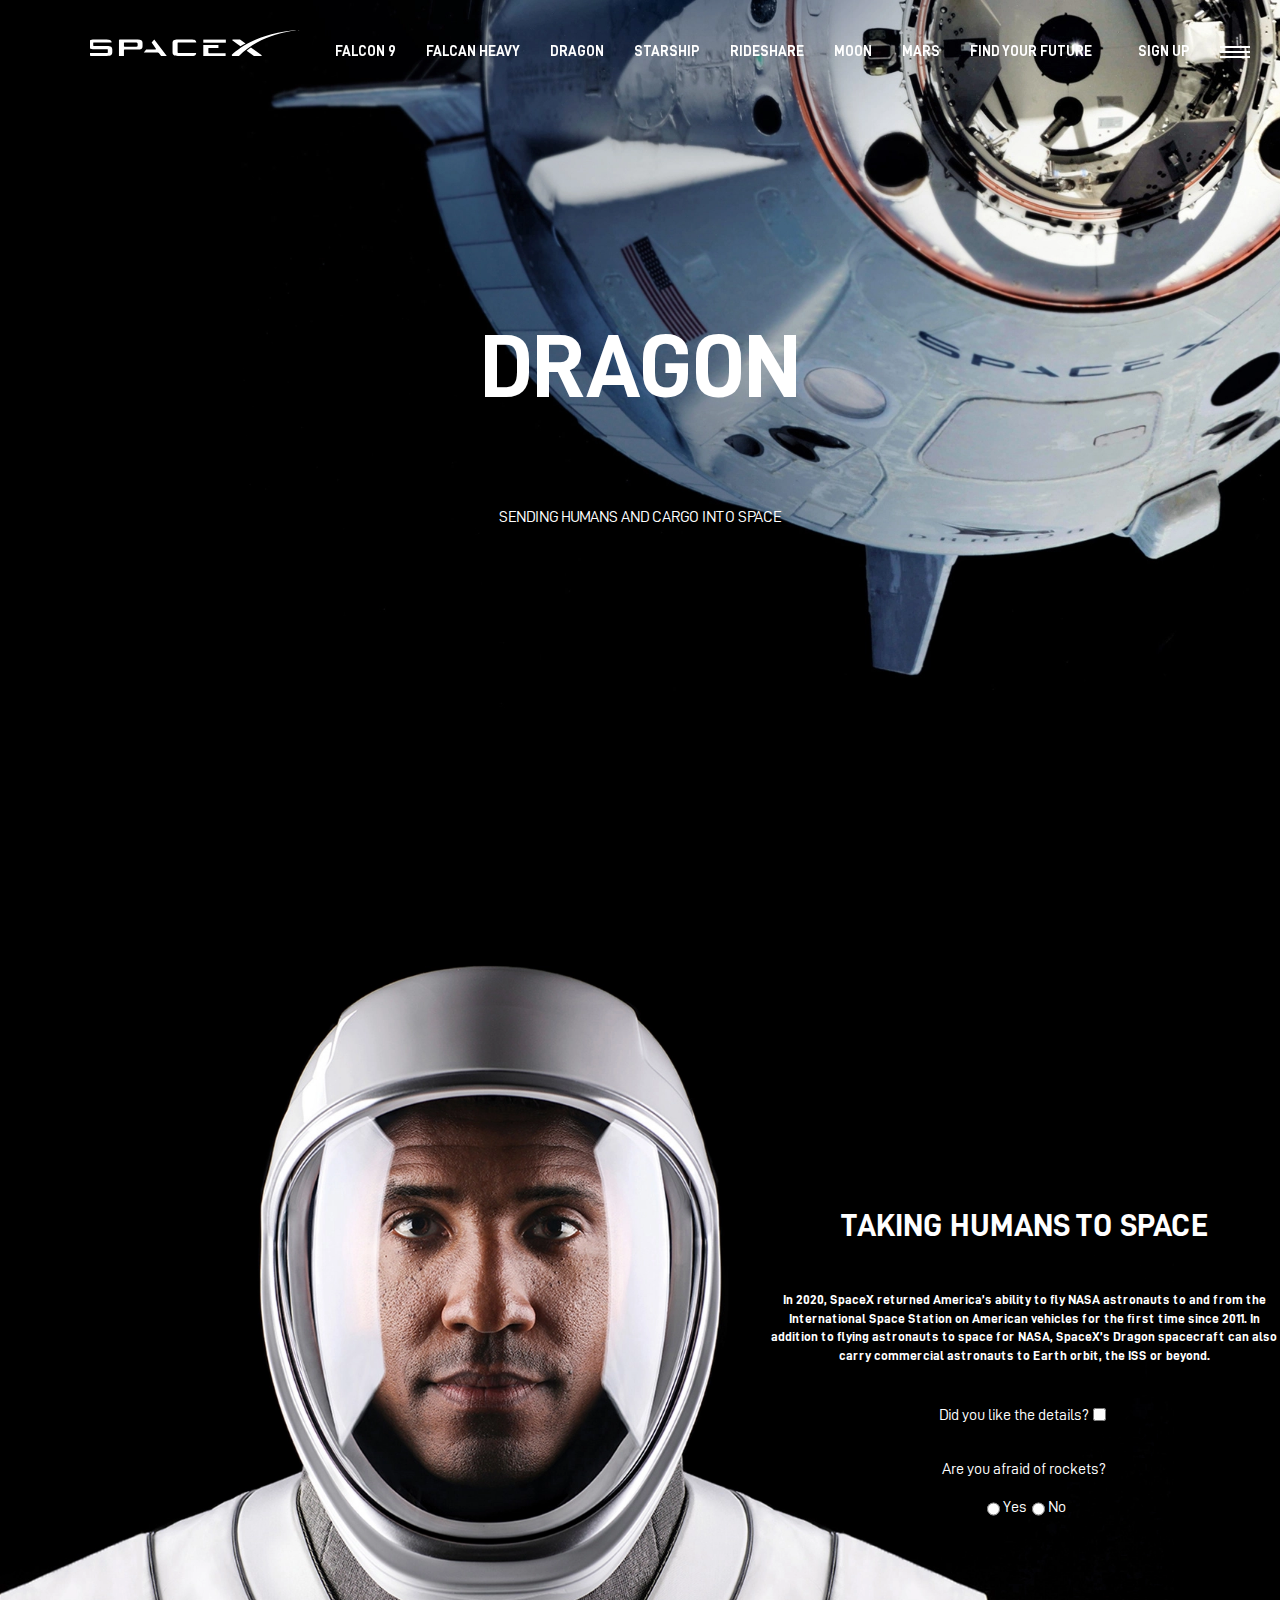
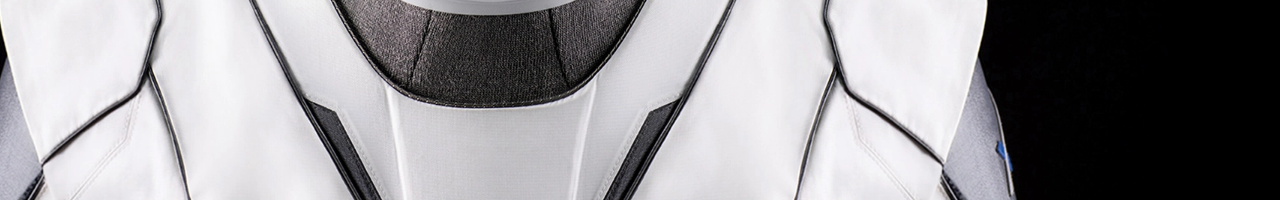
<file: dragon.html>
<!DOCTYPE html>
<html lang="en">

<head>
    <meta charset="UTF-8">
    <meta http-equiv="X-UA-Compatible" content="IE=edge">
    <meta name="viewport" content="width=device-width, initial-scale=1.0">
    <link rel="stylesheet" href="css/bootstrap.css">
    <link rel="stylesheet" href="css/dragon/style.css">
    <link rel="stylesheet" href="css/navigation.css">
    <title>Dragon</title>
</head>

<body>
    <div>
        <navigation id="demo"></navigation>
        <div class="title">
            <h1>DRAGON</h1>
            <p>SENDING HUMANS AND CARGO INTO SPACE</p>

        </div>
        <div class="detail-container">
            <div class="detail">
                <div class="takryp">
                    <h1>TAKING HUMANS TO SPACE</h1>
                </div>
                <div class="matin">
                    <h5>In 2020, SpaceX returned America’s ability to fly NASA astronauts to and from the International
                        Space Station on American vehicles for the first time since 2011.
                        In addition to flying astronauts to space for NASA, SpaceX’s Dragon spacecraft can also carry
                        commercial astronauts to Earth orbit, the ISS or beyond.</h5>
                </div>
                <div class="surak">
                    <p>Did you like the details?</p>
                    <input type="checkbox">
                </div>
                <div class="surak2">
                    <div>
                        <p> Are you afraid of rockets?</p>
                    </div>
                    <div class="radio1">
                        <input type="radio" id="contactChoice1" name="contact" value="email">
                        <label for="contactChoice1">Yes</label>
    
                        <input type="radio" id="contactChoice2" name="contact" value="phone">
                        <label for="contactChoice2">No</label>
                    </div>
                </div>
            </div>
        </div>
        
    </div>
    <script src="javascript/vue.js"></script>
    <script src="javascript/navigation.js"></script>
</body>
</file>
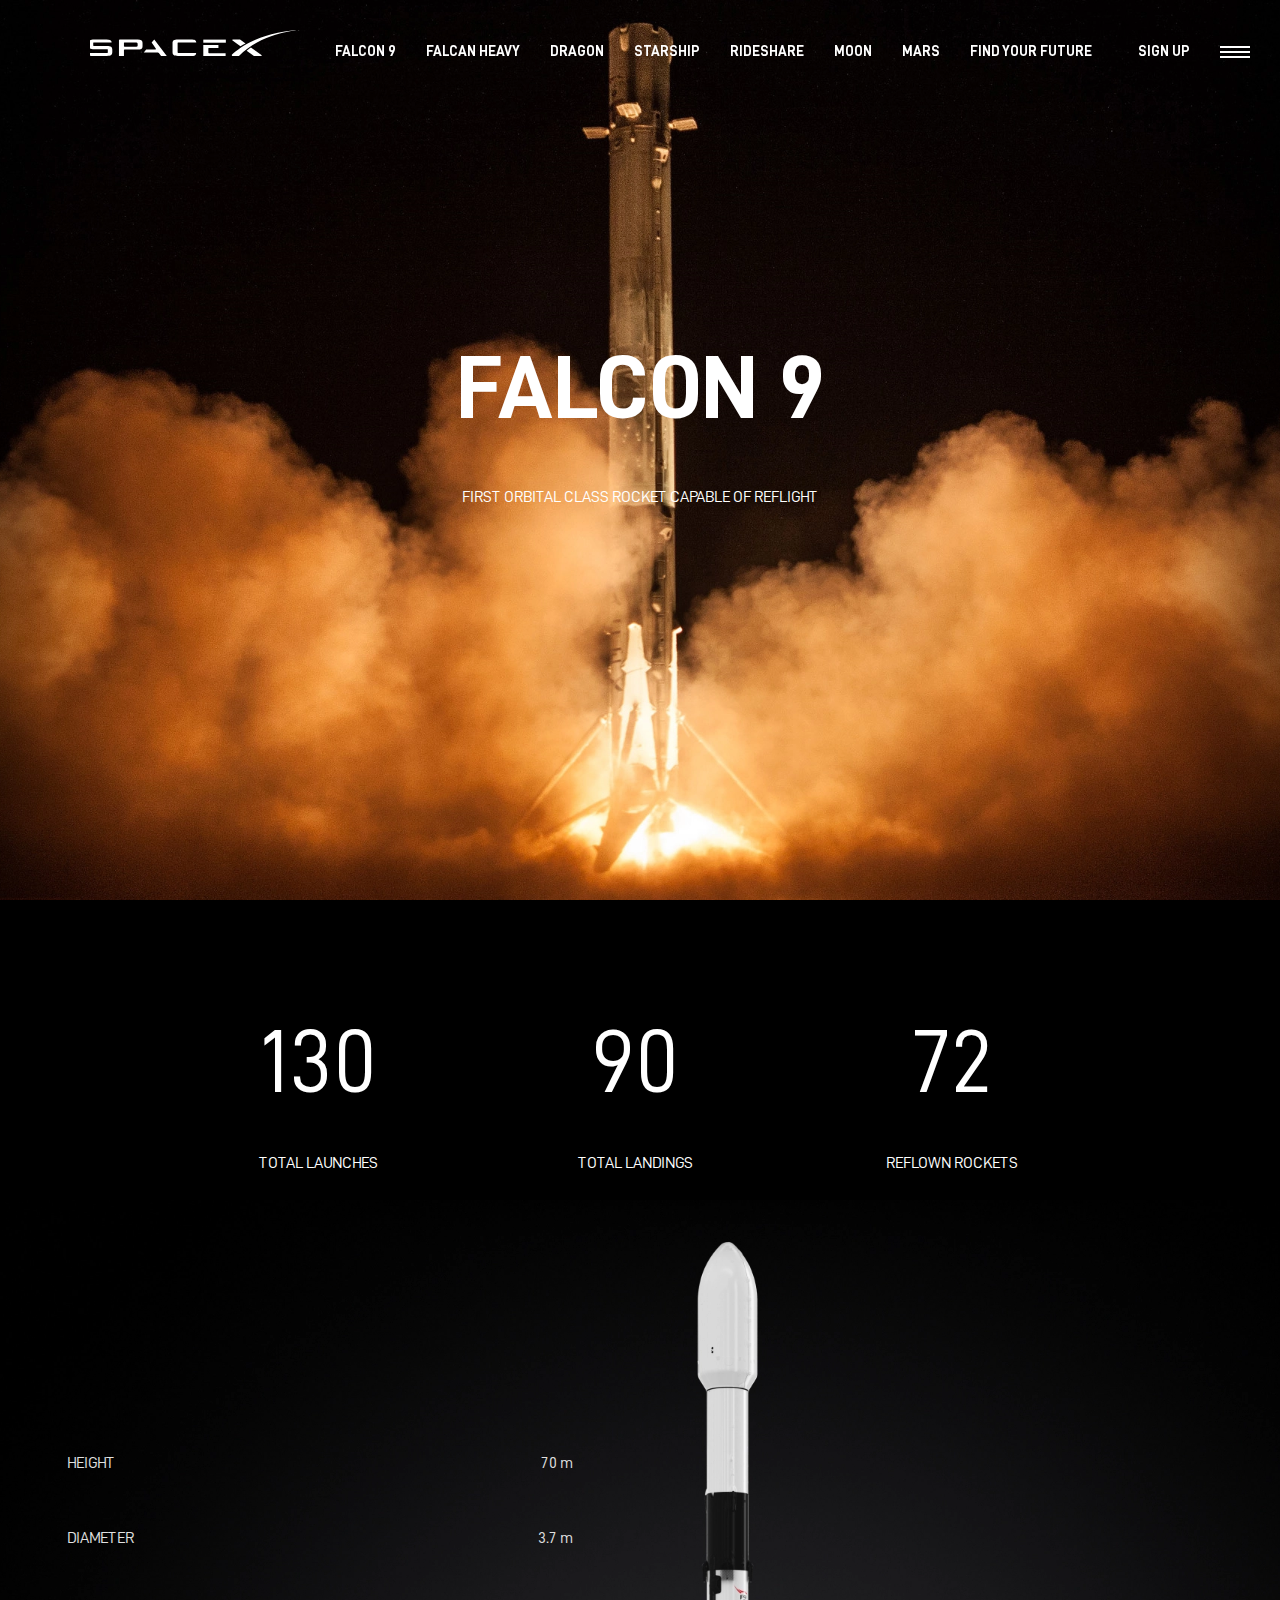
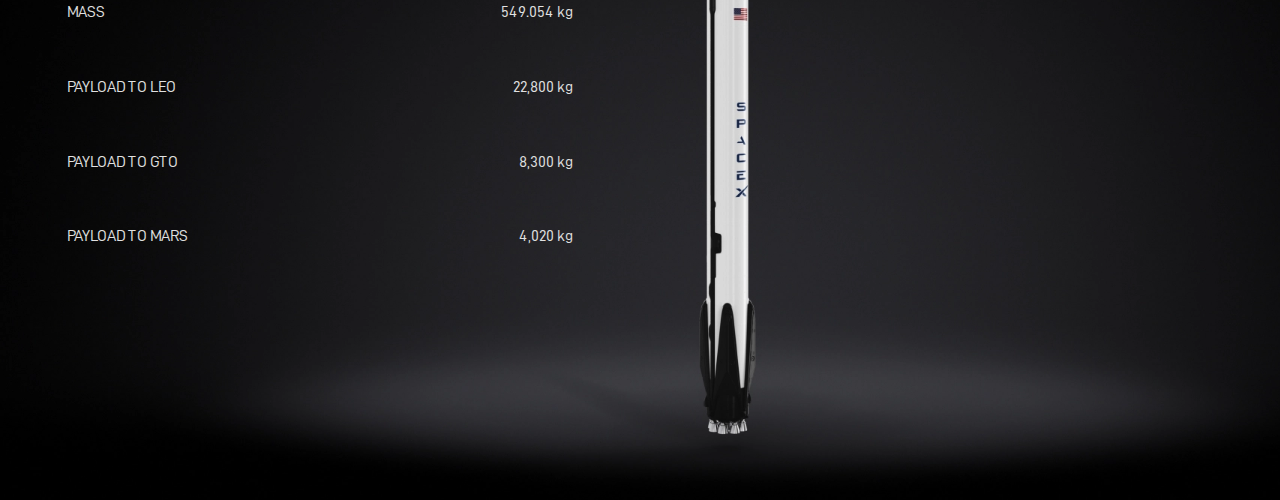
<file: falcon9.html>
<!DOCTYPE html>
<html lang="en">

<head>
    <meta charset="UTF-8">
    <meta http-equiv="X-UA-Compatible" content="IE=edge">
    <meta name="viewport" content="width=device-width, initial-scale=1.0">
    <link rel="stylesheet" href="css/bootstrap.css">
    <link rel="stylesheet" href="css/folcon9/style.css">
    <link rel="stylesheet" href="css/navigation.css">
    <script src="javascript/vue.js"></script>
    <title>Falcon9</title>
</head>

<body>
    <div class="main-content">
        <navigation id="demo"></navigation>
        <div class="title">
            <h1>FALCON 9</h1>
            <p>FIRST ORBITAL CLASS ROCKET CAPABLE OF REFLIGHT</p>
        </div>

        <div class="detail-container">
            <div class="numbers">
                <div class="number">
                    <p>130</p>
                    <p class="number-desc">TOTAL LAUNCHES</p>
                </div>
                <div class="number">
                    <p>90</p>
                    <p class="number-desc">TOTAL LANDINGS</p>
                </div>
                <div class="number">
                    <p>72</p>   
                    <p  class="number-desc">REFLOWN ROCKETS</p>
                </div>
            </div>
            <div class="detail">
                <div class="table d-info">
                    <table>
                        <tr>
                            <td>HEIGHT</td>
                            <td class="right-align" class="right-align">70 m</td>
                        </tr>
                        <tr>
                            <td>DIAMETER</td>
                            <td class="right-align">3.7 m</td>
                        </tr>   
                        <tr>
                            <td>MASS</td>
                            <td class="right-align">549.054 kg</td>
                        </tr>
                        <tr>
                            <td>PAYLOAD TO LEO</td>
                            <td class="right-align">22,800 kg</td>
                        </tr>
                        <tr>
                            <td>PAYLOAD TO GTO</td>
                            <td class="right-align">8,300 kg</td>
                        </tr>
                        <tr>
                            <td>PAYLOAD TO MARS</td>
                            <td class="right-align">4,020 kg</td>
                        </tr>
                    </table>
                </div>
                <div class="empty col-sm-none">

                </div>
            </div>
        </div>

        <div class="engine-container">

        </div>
    </div>
    <script src="javascript/navigation.js"></script>
</body>

</html>
</file>
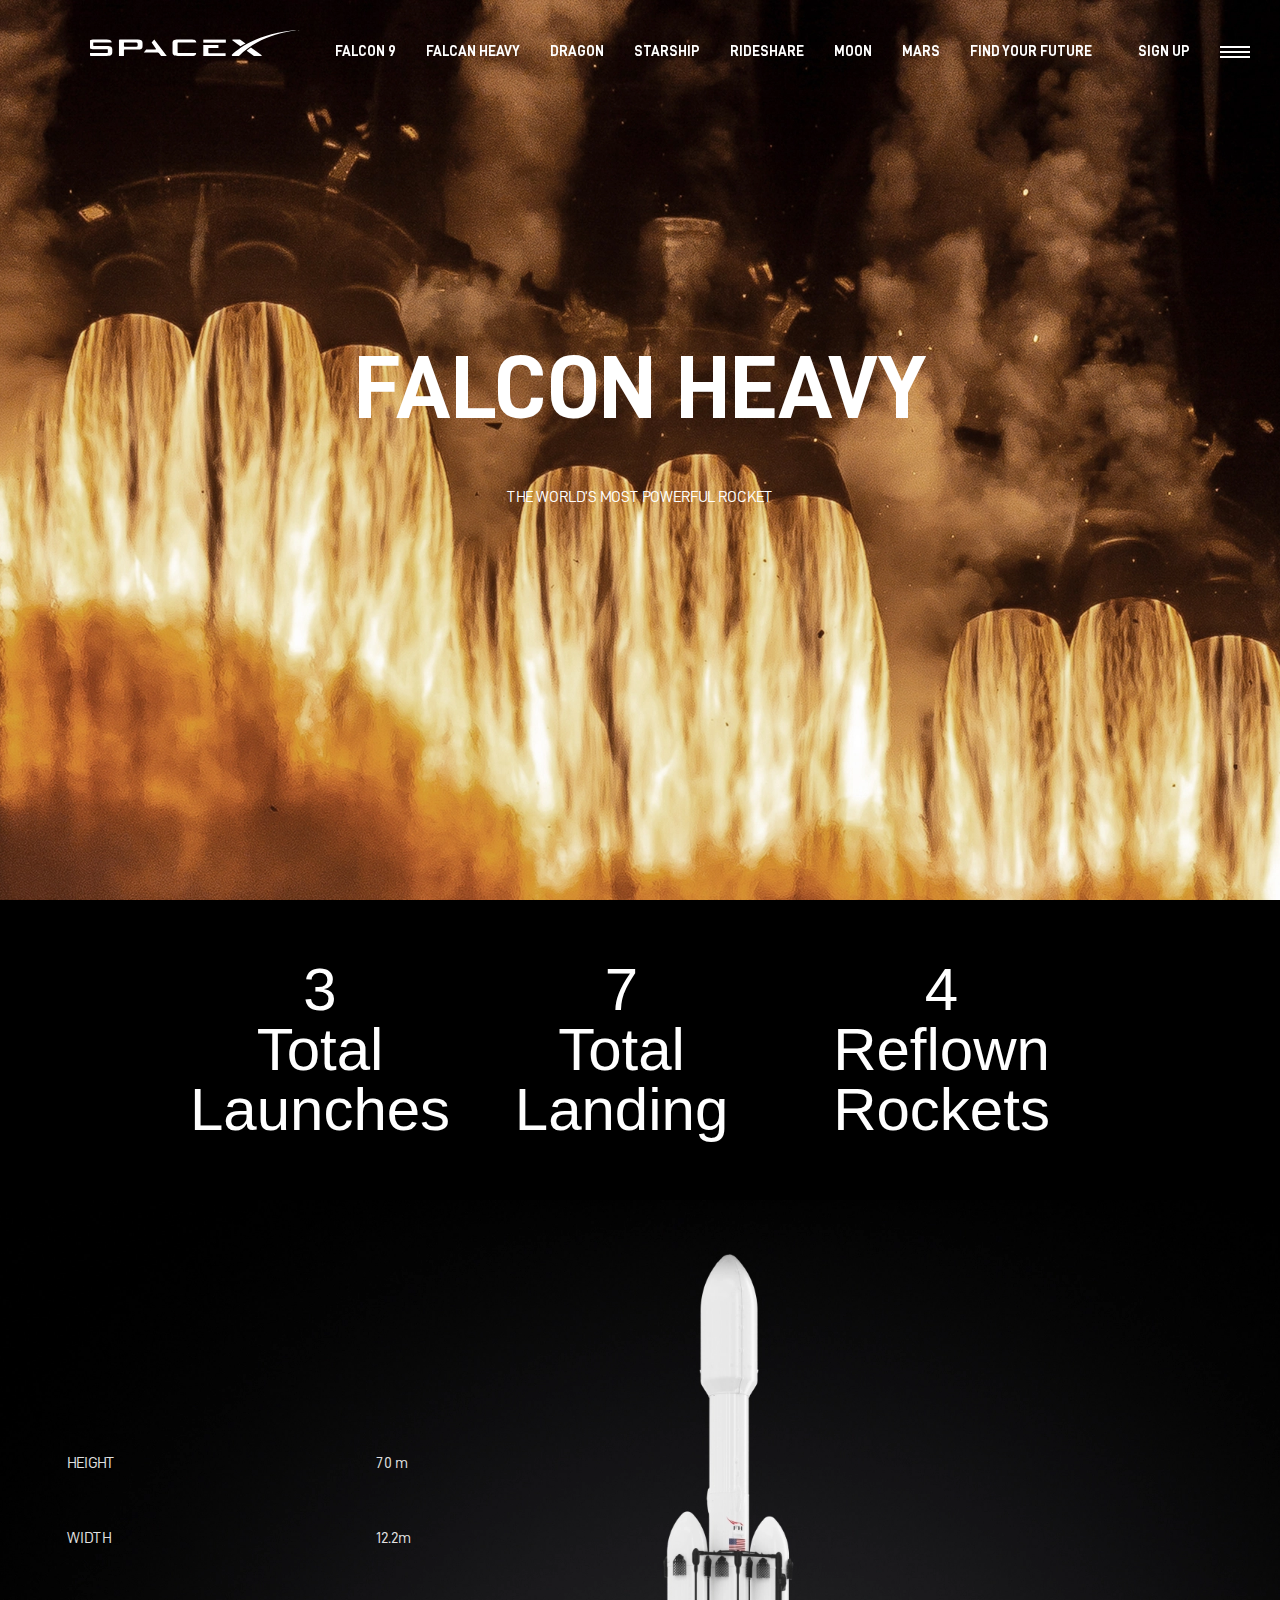
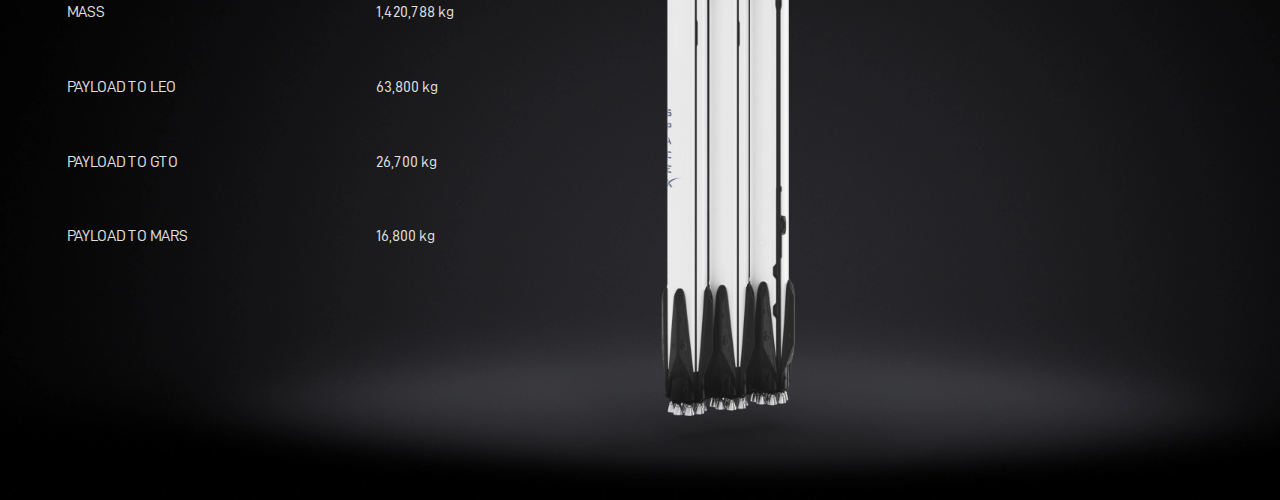
<file: falconheavy.html>
<!DOCTYPE html>
<html lang="en">

<head>
    <meta charset="UTF-8">
    <meta http-equiv="X-UA-Compatible" content="IE=edge">
    <meta name="viewport" content="width=device-width, initial-scale=1.0">
    <link rel="stylesheet" href="css/bootstrap.css">
    <link rel="stylesheet" href="css/falconheavy/style.css">
    <link rel="stylesheet" href="css/navigation.css">
    <title>FalconHeavy</title>
    </head>
    <body>
        <div class="main-content">
            <navigation id="demo"></navigation>
            <div class="title">
                <h1>FALCON HEAVY</h1>
                <p>THE WORLD’S MOST POWERFUL ROCKET</p>
            </div>
    
            <div class="detail-container">
                <div class="numbers">
                   <div id="state1" class="sandar">
                       <div class="number" style="visibility: inherit; opacity: 1;" >3</div>
                       <div class="label" style="visibility: inherit; opacity: 1;">Total Launches</div>

                       
                   </div>
                   <div id="state2" class="sandar">
                    <div class="number" style="visibility: inherit; opacity: 1;" >7</div>
                    <div class="label" style="visibility: inherit; opacity: 1;">Total Landing</div>

                    
                </div>
                <div id="state3" class="sandar">
                    <div class="number" style="visibility: inherit; opacity: 1;" >4</div>
                    <div class="label" style="visibility: inherit; opacity: 1;">Reflown Rockets</div>

                    
                </div>

                </div>
                <div class="detail">
                    <div class="table d-info">
                        <table>
                            <tr>
                                <td>HEIGHT</td>
                                <td class="left-alight">70 m</td>
                            </tr>
                            <tr>
                                <td>WIDTH</td>
                                <td>12.2m</td>
                            </tr>   
                            <tr>
                                <td>MASS</td>
                                <td>1,420,788 kg</td>
                            </tr>
                            <tr>
                                <td>PAYLOAD TO LEO</td>
                                <td>63,800 kg</td>
                            </tr>
                            <tr>
                                <td>PAYLOAD TO GTO</td>
                                <td>26,700 kg</td>
                            </tr>
                            <tr>
                                <td>PAYLOAD TO MARS</td>
                                <td>16,800 kg</td>
                            </tr>
                        </table>
                    </div>
                    <div class="empty col-sm-none">
    
                    </div>
                </div>
            </div>
    
            <div class="engine-container">
    
            </div>
        </div>
        <script src="javascript/vue.js"></script>
        <script src="javascript/navigation.js"></script>
    </body>
</file>
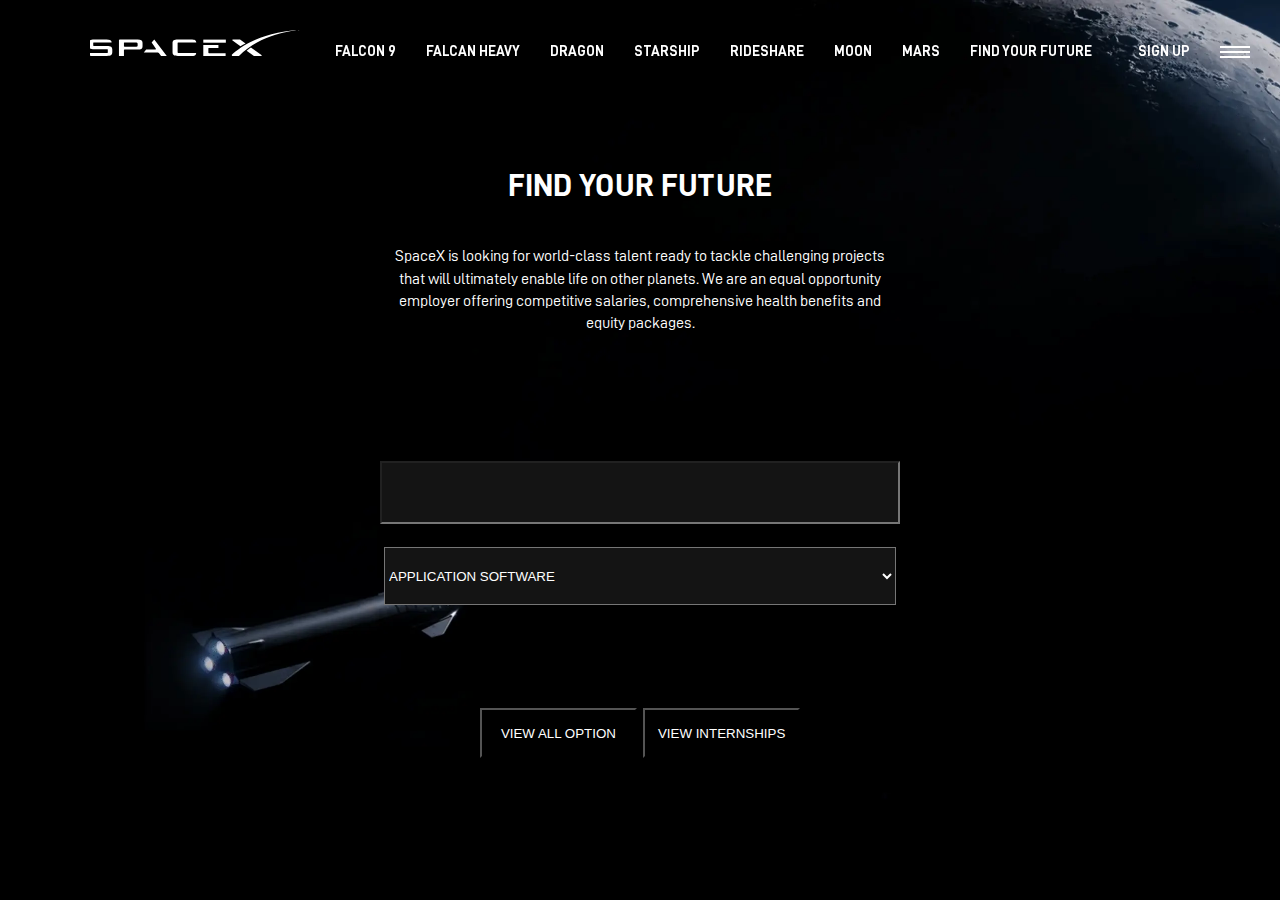
<file: fyf.html>
<!DOCTYPE html>
<html lang="en">

<head>
    <meta charset="UTF-8">
    <meta http-equiv="X-UA-Compatible" content="IE=edge">
    <meta name="viewport" content="width=device-width, initial-scale=1.0">
    <link rel="stylesheet" href="css/bootstrap.css">
    <link rel="stylesheet" href="css/navigation.css">
    <link rel="stylesheet" href="css/findfuture/style.css">
    <script src="javascript/vue.js"></script>
    <title>Document</title>
</head>

<body>
    <navigation id="demo"></navigation>
    <div class="main">
        <div class="container">
            <div class="title">
                <h1>FIND YOUR FUTURE</h1>
                <p>
                    SpaceX is looking for world-class talent
                    ready to tackle challenging projects that will ultimately enable life on other planets.
                    We are an equal opportunity employer offering competitive salaries,
                    comprehensive health benefits and equity packages.
                </p>
            </div>

            <div class="search-bar">
                <input type="text" hint="SEARCH CAREERS">
                <select name="careers">
                    <option name="app_soft">APPLICATION SOFTWARE</option>
                    <option name="avionics">AVIONICS</option>
                    <option name="" b_flight>BUILD AND FLIGHT RELIABILITY</option>
                    <option name="launch_e">LAUNCH ENGENEERING</option>
                    <option name="machine_op">MACHINEING OPERATIONS</option>
                </select>
            </div>

            <div class="btn-bar">
                <button>VIEW ALL OPTION</button>
                <button>VIEW INTERNSHIPS</button>
            </div>
        </div>
    </div>
    <script src="javascript/navigation.js"></script>
</body>

</html>
</file>
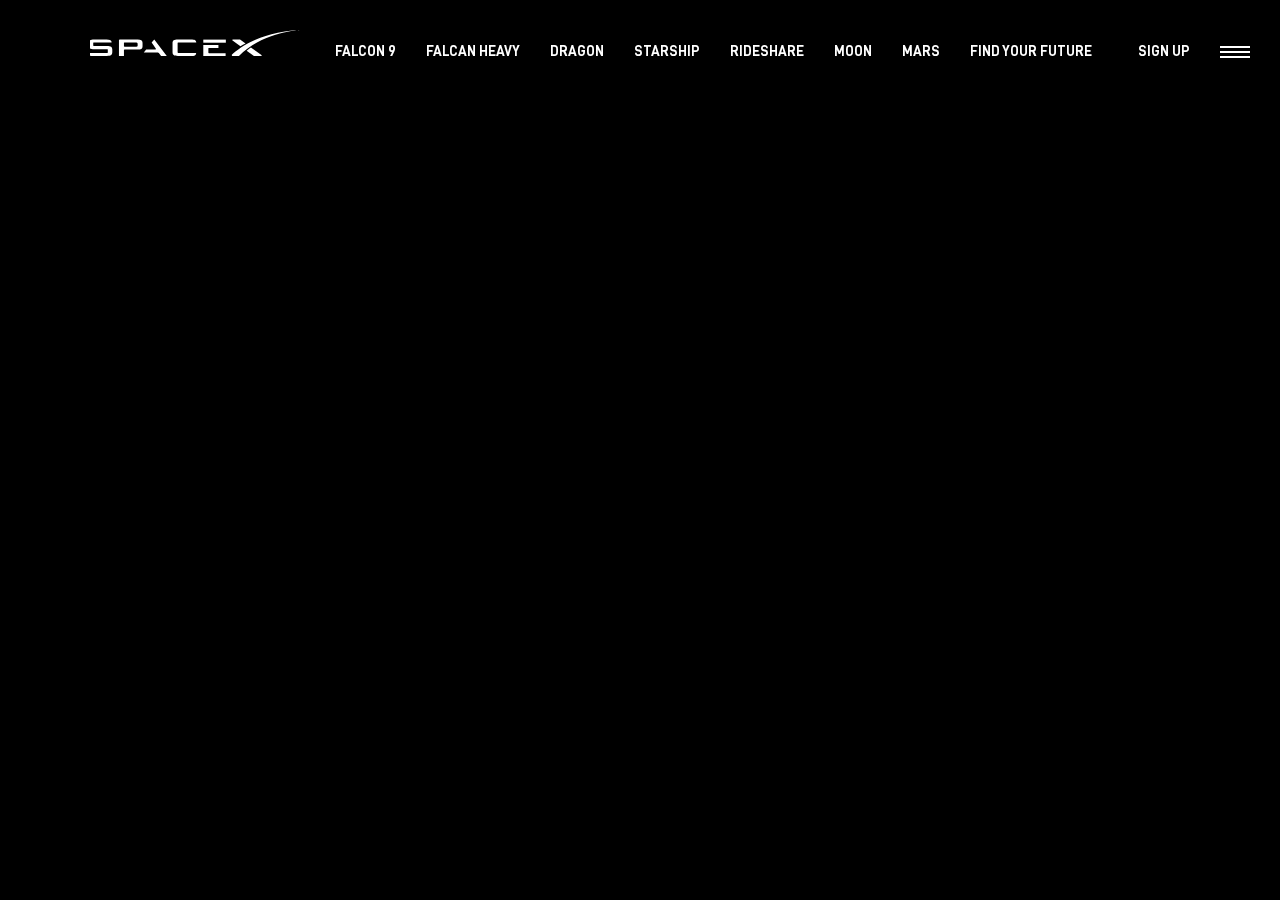
<file: navigation.html>
<!DOCTYPE html>
<html lang="en">
<head>
    <meta charset="UTF-8">
    <meta http-equiv="X-UA-Compatible" content="IE=edge">
    <meta name="viewport" content="width=device-width, initial-scale=1.0">
    <title>Document</title>
    <link rel="stylesheet" href="css/navigation.css">
</head>
<body>
    <div id="demo">
        <navigation></navigation>
    </div>
    <script src="javascript/vue.js"></script>
    <script src="javascript/navigation.js"></script>
</body>
</html>
</file>
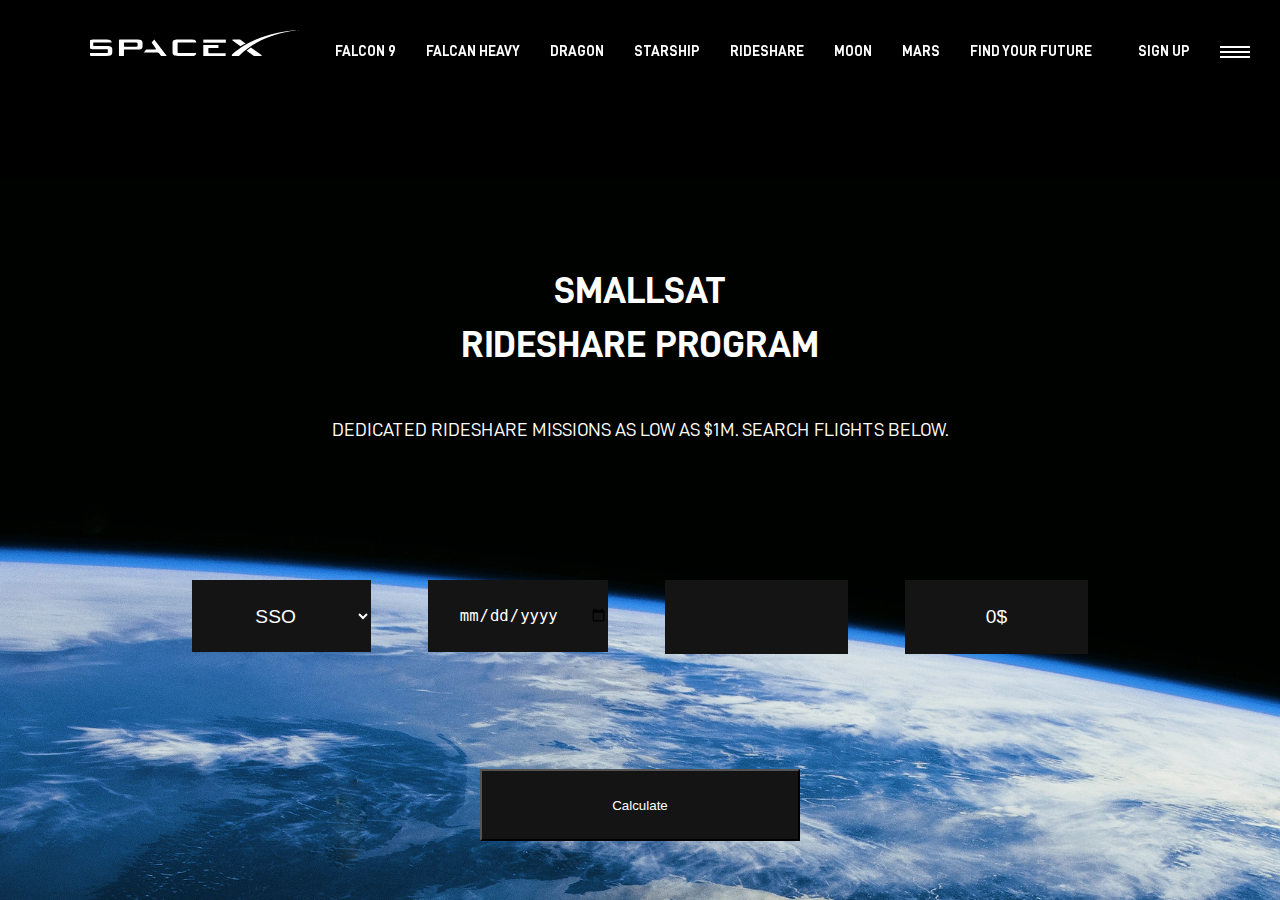
<file: rideshare.html>
<!DOCTYPE html>
<html lang="en">

<head>
    <meta charset="UTF-8">
    <meta http-equiv="X-UA-Compatible" content="IE=edge">
    <meta name="viewport" content="width=device-width, initial-scale=1.0">
    <link rel="stylesheet" href="css/navigation.css">
    <link rel="stylesheet" href="css/rideshare/style.css">
    <script src="javascript/vue.js"></script>
    <title>Ride Share</title>
</head>

<body>
    <div id="main">
        <navigation></navigation>
        <div class="main-content">
            <div class="title">
                <h1>
                    SMALLSAT<br>
                    RIDESHARE PROGRAM
                </h1>
                <p>
                    DEDICATED RIDESHARE MISSIONS AS LOW AS $1M. SEARCH FLIGHTS BELOW.
                </p>
            </div>

            <div class="price-bar">
                <select class="pb-block" name="Who care?">
                    <option value="1">SSO</option>
                    <option value="2">LEO</option>
                    <option value="3">POLAR</option>
                </select>
                <input class="pb-block" type="date" title="DESIRED ORBIT">
                <input class="pb-block" type="number" v-model="mass">
                <input class="pb-block" type="text" v-bind:value="price" readonly="readonly">
            </div>
            <div class="button-bar">
                <button v-on:click="calculate">Calculate</button>
            </div>
        </div>
    </div>
    <script src="javascript/rideshare/main.js"></script>
</body>

</html>
</file>
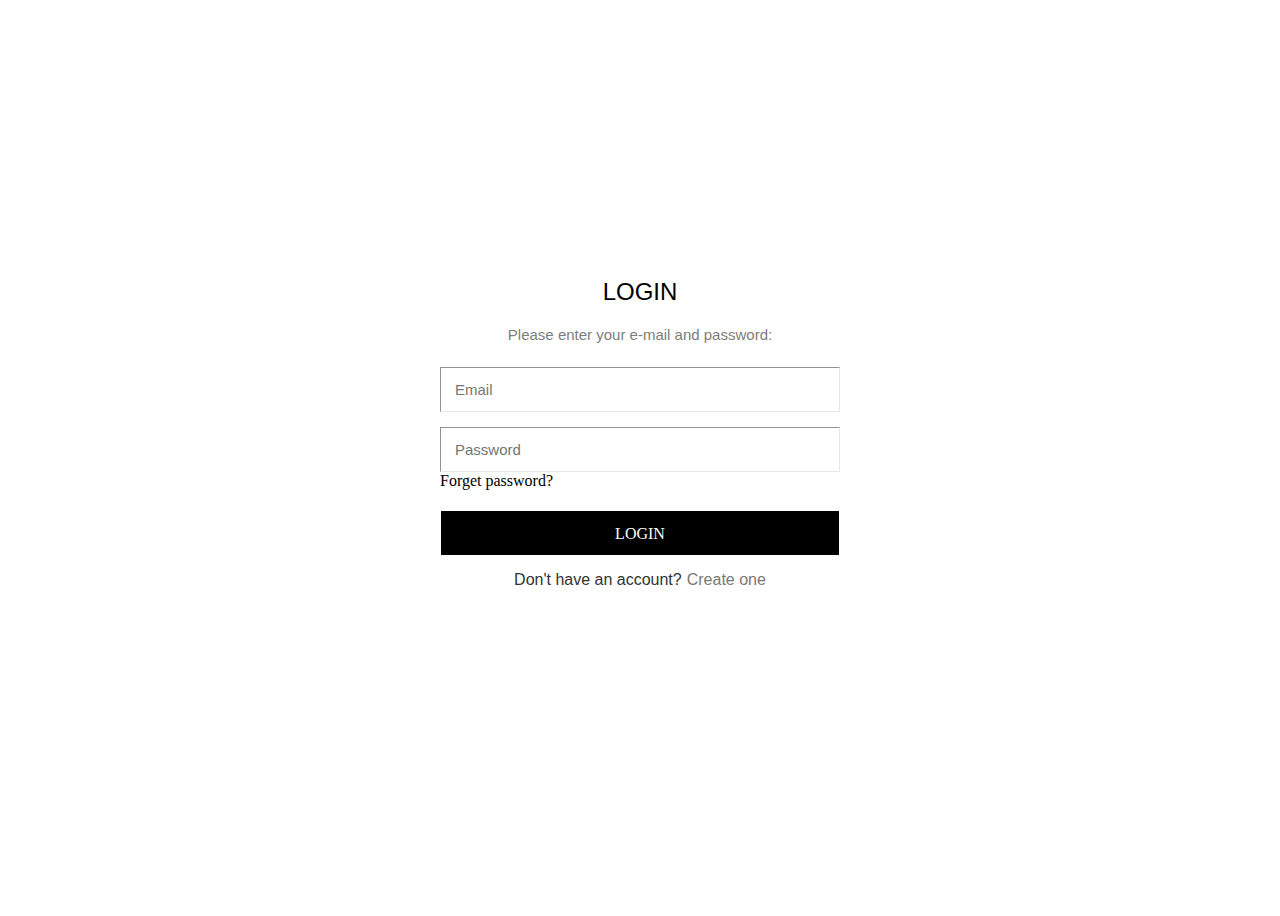
<file: sign_in.html>
<!DOCTYPE html>
<html>
    <head>
        <title>Account - SpaceX</title>
        <link rel="stylesheet" href="css/sign_in/style.css">
    </head>
    <body>
        <main>
            <div id="main">
                <div id="form_header" class="in_main">
                    <div id="login">
                        LOGIN
                    </div>
                    <div id="pl">
                        Please enter your e-mail and password:
                    </div>
                </div>
                <div class="inputs in_main">
                    <input type="text" placeholder="Email">
                </div>
                <div class="inputs in_main">
                    <input type="password" placeholder="Password">
                    <div id="forgetPW">
                        Forget password?
                    </div>
                </div>
                <div class="in_main" id="button">
                    LOGIN
                </div>
                <div id="register">
                    <div id="ask">
                        Don't have an account? 
                    </div>
                    <div id="new1">
                        Create one
                    </div>
                </div>
            </div>
        </main>
    </body>
</html>
</file>
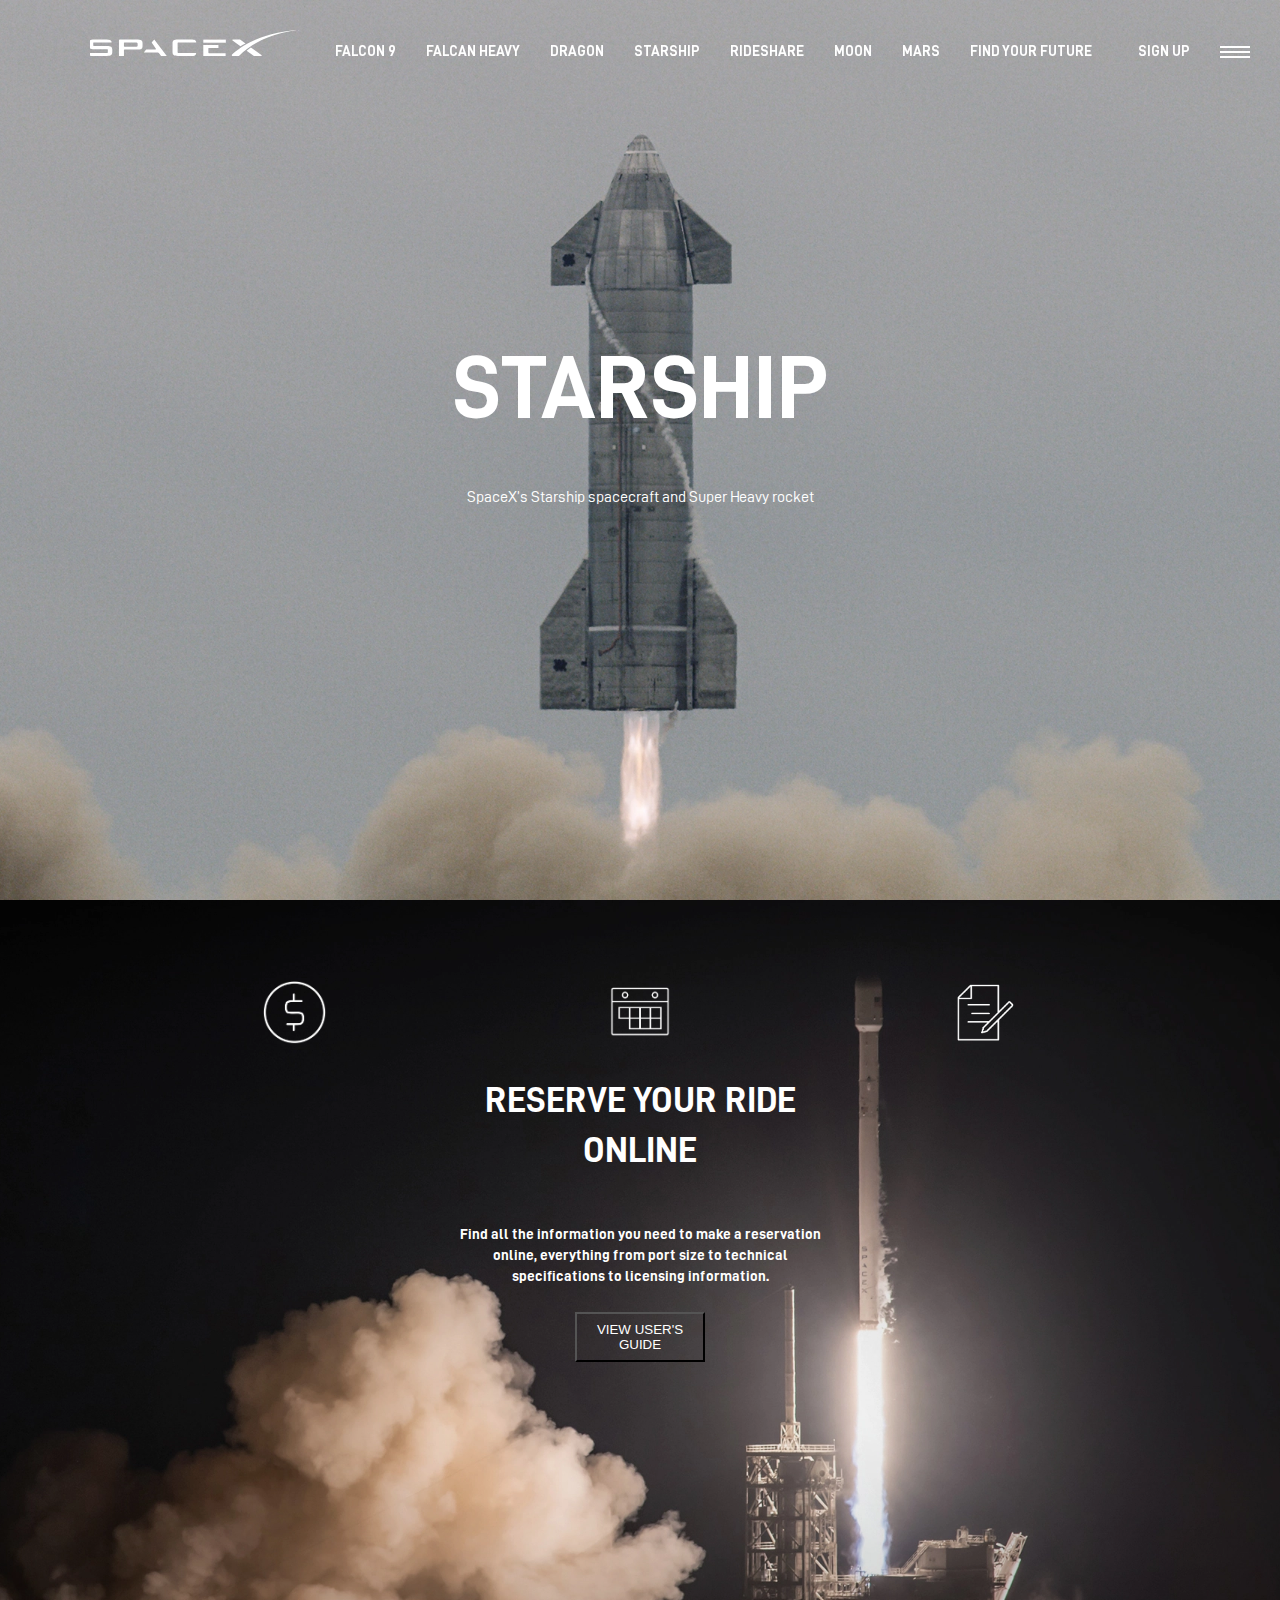
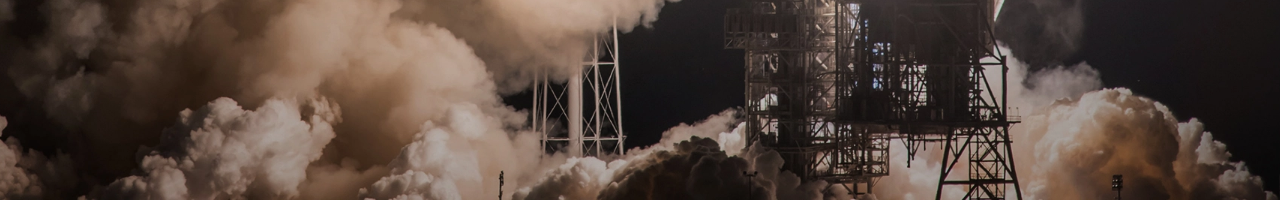
<file: starship.html>
<!DOCTYPE html>
<html lang="en">

<head>
    <meta charset="UTF-8">
    <meta http-equiv="X-UA-Compatible" content="IE=edge">
    <meta name="viewport" content="width=device-width, initial-scale=1.0">
    <link rel="stylesheet" href="css/bootstrap.css">
    <link rel="stylesheet" href="css/starship/style.css">
    <link rel="stylesheet" href="css/navigation.css">
    <title>Starship</title>
</head>

<body>
    <div class="main-content">
        <navigation id="demo"></navigation>
        <div class="title">
            <h1>STARSHIP</h1>
            <p>SpaceX’s Starship spacecraft and Super Heavy rocket</p>
        </div>
        <div class="second">
            <div class="suretter">
                    <div class="suret" ><img src="image/starship/billing_icon.png" alt=""></div>
                  

                    <div class="suret" ><img src="image/starship/calendar_icon.png" alt=""></div>
                  

                    <div class="suret" ><img src="image/starship/contract_icon.png" alt=""></div>
                   

            </div>

            <div class="detail">

                <div class="takryp">
                    <h1>RESERVE YOUR RIDE ONLINE</h1>
                </div>
                <div class="matin">
                    <h5> Find all the information you need to make a reservation online, everything from port size to
                        technical specifications to licensing information.
                    </h5>
                </div>
                <div>
                    <button class="my-btn" type="button">VIEW USER'S GUIDE</button>
                </div>
            </div>

        </div>


    </div>
    <script src="javascript/vue.js"></script>
    <script src="javascript/navigation.js"></script>
</body>
</file>
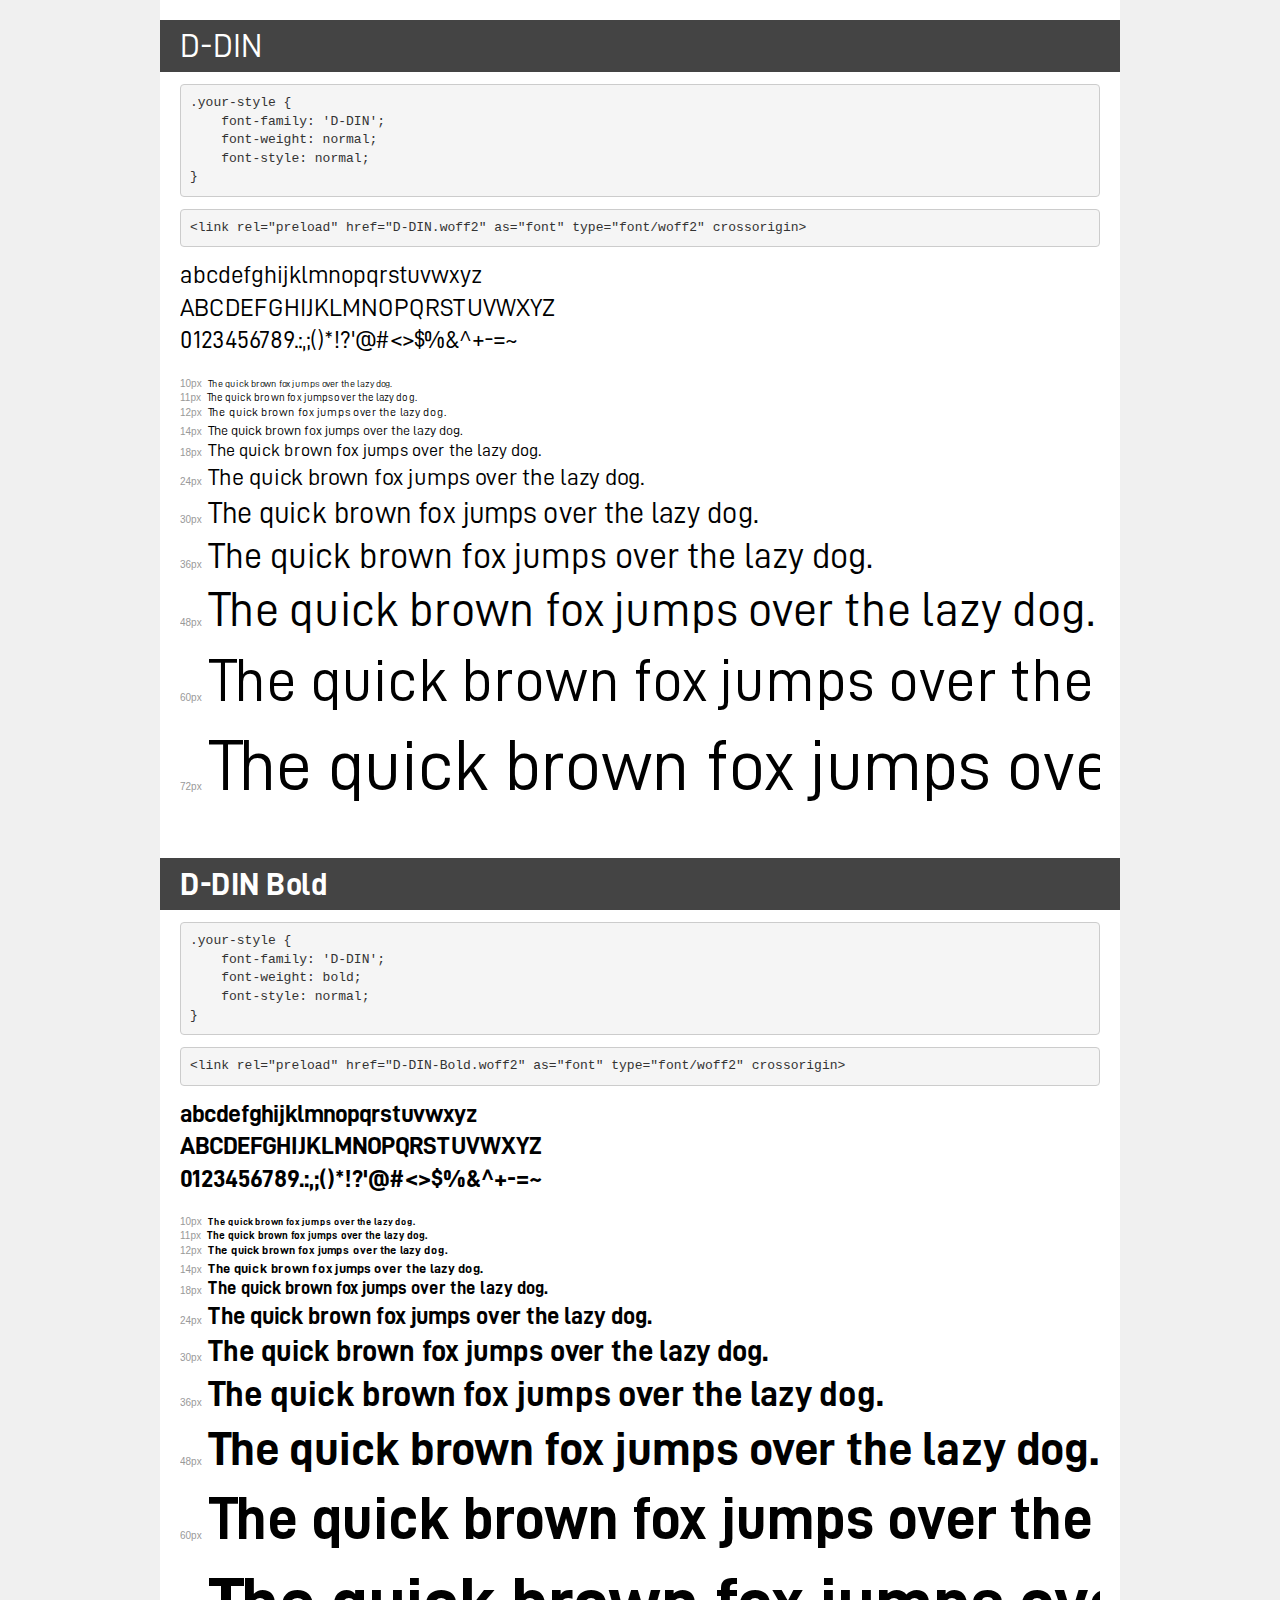
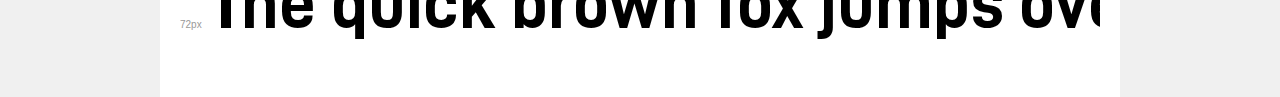
<file: fonts/d-din/demo.html>
<!DOCTYPE html>
<html lang="en">
<head>
    <meta charset="utf-8">
    <meta http-equiv="X-UA-Compatible" content="IE=edge">
    <meta name="viewport" content="width=device-width, initial-scale=1">
    <meta name="robots" content="noindex, noarchive">
    <meta name="format-detection" content="telephone=no">
    <title>Transfonter demo</title>
    <link href="stylesheet.css" rel="stylesheet">
    <style>
        /*
        http://meyerweb.com/eric/tools/css/reset/
        v2.0 | 20110126
        License: none (public domain)
        */
        html, body, div, span, applet, object, iframe,
        h1, h2, h3, h4, h5, h6, p, blockquote, pre,
        a, abbr, acronym, address, big, cite, code,
        del, dfn, em, img, ins, kbd, q, s, samp,
        small, strike, strong, sub, sup, tt, var,
        b, u, i, center,
        dl, dt, dd, ol, ul, li,
        fieldset, form, label, legend,
        table, caption, tbody, tfoot, thead, tr, th, td,
        article, aside, canvas, details, embed,
        figure, figcaption, footer, header, hgroup,
        menu, nav, output, ruby, section, summary,
        time, mark, audio, video {
            margin: 0;
            padding: 0;
            border: 0;
            font-size: 100%;
            font: inherit;
            vertical-align: baseline;
        }
        /* HTML5 display-role reset for older browsers */
        article, aside, details, figcaption, figure,
        footer, header, hgroup, menu, nav, section {
            display: block;
        }
        body {
            line-height: 1;
        }
        ol, ul {
            list-style: none;
        }
        blockquote, q {
            quotes: none;
        }
        blockquote:before, blockquote:after,
        q:before, q:after {
            content: '';
            content: none;
        }
        table {
            border-collapse: collapse;
            border-spacing: 0;
        }
        /* demo styles */
        body {
            background: #f0f0f0;
            color: #000;
        }
        .page {
            background: #fff;
            width: 920px;
            margin: 0 auto;
            padding: 20px 20px 0 20px;
            overflow: hidden;
        }
        .font-container {
            overflow-x: auto;
            overflow-y: hidden;
            margin-bottom: 40px;
            line-height: 1.3;
            white-space: nowrap;
            padding-bottom: 5px;
        }
        h1 {
            position: relative;
            background: #444;
            font-size: 32px;
            color: #fff;
            padding: 10px 20px;
            margin: 0 -20px 12px -20px;
        }
        .letters {
            font-size: 25px;
            margin-bottom: 20px;
        }
        .s10:before {
            content: '10px';
        }
        .s11:before {
            content: '11px';
        }
        .s12:before {
            content: '12px';
        }
        .s14:before {
            content: '14px';
        }
        .s18:before {
            content: '18px';
        }
        .s24:before {
            content: '24px';
        }
        .s30:before {
            content: '30px';
        }
        .s36:before {
            content: '36px';
        }
        .s48:before {
            content: '48px';
        }
        .s60:before {
            content: '60px';
        }
        .s72:before {
            content: '72px';
        }
        .s10:before, .s11:before, .s12:before, .s14:before,
        .s18:before, .s24:before, .s30:before, .s36:before,
        .s48:before, .s60:before, .s72:before {
            font-family: Arial, sans-serif;
            font-size: 10px;
            font-weight: normal;
            font-style: normal;
            color: #999;
            padding-right: 6px;
        }
        pre {
            display: block;
            padding: 9px;
            margin: 0 0 12px;
            font-family: Monaco, Menlo, Consolas, "Courier New", monospace;
            font-size: 13px;
            line-height: 1.428571429;
            color: #333;
            font-weight: normal;
            font-style: normal;
            background-color: #f5f5f5;
            border: 1px solid #ccc;
            overflow-x: auto;
            border-radius: 4px;
        }
        /* responsive */
        @media (max-width: 959px) {
            .page {
                width: auto;
                margin: 0;
            }
        }
    </style>
</head>
<body>
<div class="page">
    <div class="demo">
        <h1 style="font-family: 'D-DIN'; font-weight: normal; font-style: normal;">D-DIN</h1>
        <pre title="Usage">.your-style {
    font-family: 'D-DIN';
    font-weight: normal;
    font-style: normal;
}</pre>
        <pre title="Preload (optional)">
&lt;link rel=&quot;preload&quot; href=&quot;D-DIN.woff2&quot; as=&quot;font&quot; type=&quot;font/woff2&quot; crossorigin&gt;</pre>
        <div class="font-container" style="font-family: 'D-DIN'; font-weight: normal; font-style: normal;">
            <p class="letters">
                abcdefghijklmnopqrstuvwxyz<br>
ABCDEFGHIJKLMNOPQRSTUVWXYZ<br>
                0123456789.:,;()*!?'@#&lt;&gt;$%&^+-=~
            </p>
            <p class="s10" style="font-size: 10px;">The quick brown fox jumps over the lazy dog.</p>
            <p class="s11" style="font-size: 11px;">The quick brown fox jumps over the lazy dog.</p>
            <p class="s12" style="font-size: 12px;">The quick brown fox jumps over the lazy dog.</p>
            <p class="s14" style="font-size: 14px;">The quick brown fox jumps over the lazy dog.</p>
            <p class="s18" style="font-size: 18px;">The quick brown fox jumps over the lazy dog.</p>
            <p class="s24" style="font-size: 24px;">The quick brown fox jumps over the lazy dog.</p>
            <p class="s30" style="font-size: 30px;">The quick brown fox jumps over the lazy dog.</p>
            <p class="s36" style="font-size: 36px;">The quick brown fox jumps over the lazy dog.</p>
            <p class="s48" style="font-size: 48px;">The quick brown fox jumps over the lazy dog.</p>
            <p class="s60" style="font-size: 60px;">The quick brown fox jumps over the lazy dog.</p>
            <p class="s72" style="font-size: 72px;">The quick brown fox jumps over the lazy dog.</p>
        </div>
    </div>

    <div class="demo">
        <h1 style="font-family: 'D-DIN'; font-weight: bold; font-style: normal;">D-DIN Bold</h1>
        <pre title="Usage">.your-style {
    font-family: 'D-DIN';
    font-weight: bold;
    font-style: normal;
}</pre>
        <pre title="Preload (optional)">
&lt;link rel=&quot;preload&quot; href=&quot;D-DIN-Bold.woff2&quot; as=&quot;font&quot; type=&quot;font/woff2&quot; crossorigin&gt;</pre>
        <div class="font-container" style="font-family: 'D-DIN'; font-weight: bold; font-style: normal;">
            <p class="letters">
                abcdefghijklmnopqrstuvwxyz<br>
ABCDEFGHIJKLMNOPQRSTUVWXYZ<br>
                0123456789.:,;()*!?'@#&lt;&gt;$%&^+-=~
            </p>
            <p class="s10" style="font-size: 10px;">The quick brown fox jumps over the lazy dog.</p>
            <p class="s11" style="font-size: 11px;">The quick brown fox jumps over the lazy dog.</p>
            <p class="s12" style="font-size: 12px;">The quick brown fox jumps over the lazy dog.</p>
            <p class="s14" style="font-size: 14px;">The quick brown fox jumps over the lazy dog.</p>
            <p class="s18" style="font-size: 18px;">The quick brown fox jumps over the lazy dog.</p>
            <p class="s24" style="font-size: 24px;">The quick brown fox jumps over the lazy dog.</p>
            <p class="s30" style="font-size: 30px;">The quick brown fox jumps over the lazy dog.</p>
            <p class="s36" style="font-size: 36px;">The quick brown fox jumps over the lazy dog.</p>
            <p class="s48" style="font-size: 48px;">The quick brown fox jumps over the lazy dog.</p>
            <p class="s60" style="font-size: 60px;">The quick brown fox jumps over the lazy dog.</p>
            <p class="s72" style="font-size: 72px;">The quick brown fox jumps over the lazy dog.</p>
        </div>
    </div>

</div>
</body>
</html>
</file>
<file: css/dragon/style.css>
html, body {
    margin-left: 0px;
    margin-top: 0px;
    margin-right: 0px;
    margin-bottom: 0px; 
    font-family: Helvetica;
    color: white;
    background-color: black;
}


.title {
    background-image: url("../../image/dragon/dragon_feature.webp");
    background-size: cover;
    background-position-x: 50%;
    height: 100vh;
    display: flex;
    flex-direction: column;
    justify-content: center;
    align-items: center;
    color: white;
    text-align: center;
}

.title h1{
    margin-top: -4%;
    font-size: 10vh;
}
.title h5{
    margin-top: -2%;
    font-size: medium;
}
.detail-container {
    height: 100vh;
    width: 100%;
    background-image: url("../../image/dragon/dragon_humans.webp");
    background-size: cover;
    background-repeat: space;
    background-position-x: 33.33%;
    display: flex;
    flex-direction: column;
    justify-content: center;
}

.detail {
    margin-left: -5%;
    width: 40%;
    display: flex;
    flex-direction: column;
    align-items:center;
    justify-content: space-around;
    text-align: center;
}
.surak{
    display:flex;
    flex-direction: row;
    align-items:center ;
    justify-content: center;
}

.surak2 {
    width: 40%;
    display: flex;
    flex-direction: column;
    justify-content: center;
    align-items: center;
}

.radio1{
    display: flex;
    justify-content: center;
}

@media screen and (max-width:1025px){
    .detail-container {
        align-items: center;
    }

    .takryp {
        position: absolute;
        top: 90vh;
    }

    .detail {
        margin-bottom: -150vh;
        width: 90%;
    }

    .surak {
        width: 90%;
    }

    .surak2 {
        width: 90%;
    }

    .radio1{
        width: 90%;
        margin-bottom: 10%;
    }
}


@media screen and (min-width: 1025px){
    .detail-container {
        align-items: flex-end;
    }
}
</file>
<file: css/navigation.css>
@font-face {
    font-family: 'D-DIN';
    src: url('../fonts/d-din/D-DIN-Bold.woff2') format('woff2'),
        url('../fonts/d-din/D-DIN-Bold.woff') format('woff');
    font-weight: bold;
    font-style: normal;
    font-display: swap;
}

@font-face {
    font-family: 'D-DIN';
    src: url('../fonts/d-din/D-DIN.woff2') format('woff2'),
        url('../fonts/d-din/D-DIN.woff') format('woff');
    font-weight: normal;
    font-style: normal;
    font-display: swap;
}

body {
    margin: 0;
    padding: 0;
    border-sizing: border-box;
    font-family: 'D-DIN', Arial, Verdana, sans-serif;
    line-height: 1.4;
    background-color: black;
}

a {
    color: white;
    text-decoration: none;
}

.container {
    width: 100%;
    margin: 0 auto;
}

.header {
    position: fixed;

    top: 0;
    left: 0;
    padding: 30px auto;
    width: 100%;
    max-width: 100vw;

    display: flex;
    flex-wrap: wrap;
    align-items: baseline;

    transition: .5s;
    z-index: 10;
}



.hide {
    transform: translateY(-100%);
}

.back-color {
    background-color: black;
}

.wrapper { 
    position: relative;
    width: 100%;
    display: flex;
    flex-wrap: wrap;
    align-items: baseline;

    margin: 30px 7%;
}

.logo {
    display: block;
    width: 210px;
    height: 26.25px;

    object-fit: cover;
    object-position: center;

    margin-right: 35px;
}
.items {
    display: flex;
    gap: 30px;
}
.item-text {
    color: white;
    font-size: 0.9rem;
    font-weight: bold;
}

.capital {
    text-transform: uppercase;
}

.sign-up {
    right: 0;
    bottom: 0;
    position: absolute;
}

.button_sign-up {
    color: white;
    font-size: 0.9rem;
    font-weight: bold;
}


.hover {
    position: relative;
    display: block;
    overflow: hidden;
}

.hover::before {
    content: '';
    position: absolute;
    left: 0;
    bottom: 0;

    height: 1px;
    width: 100%;
    background-color: aliceblue;

    transform: translate(-105%);
    transition: transform .2s ease-in-out;
}

.hover:hover::before {
    transform: translate(0%);
}



/* menu burger */
header {
	display: flex;
	justify-content: flex-end;

    position: absolute;
    top: 40%;
    right: 30px;

    z-index: -1;
}

.menu-btn {
	width: 30px;
	height: 30px;
	position: relative;
	z-index:2;
	overflow: hidden;

}

.menu-btn span {
	width: 30px;
	height: 2px;
	position: absolute;
	top: 50%;
	left: 50%;
	transform: translate(-50%, -50%);
	background-color: white;
	transition: all 0.5s;
}

.menu-btn span:nth-of-type(2) {
	top: calc(50% - 5px);
}
.menu-btn span:nth-of-type(3) {
	top: calc(50% + 5px);
}

.menu {
	position: fixed;
	top: 0;
	left: 0;
	width: 100%;
	height: 100%;
	padding: 15px;
	background-color: rgba(0, 0, 0, .9);
	transform: translateX(-100%);
	transition: transform 0.5s; 
}

.menu.active {
	transform: translateX(0);
}

.menu li {
	list-style-type: none;
    display: flex;
    flex-wrap: wrap;
    flex-direction: column;
}


.menu li a {
    display: inline-block;
    padding: 10px;
}



.menu-btn.active span:first-of-type {
	transform: translateX(100%);
}

.menu-btn.active span:nth-of-type(2) {
	top: 50%;
	transform: translate(-50%, -50%) rotate(45deg);
}

.menu-btn.active span:nth-of-type(3) {
	top: 50%;
	transform: translate(-50%, -50%) rotate(-45deg);
}



@media (max-width: 1210px) {
    .items {
        display: none;
    }

    .sign-up {
        display: none;
    }

    .wrapper {
        display: inline;
        width: 210px;
    }

    .logo {
        margin: 0;
        width: 210px;
    }
}
</file>
<file: css/folcon9/style.css>
html, body {
    margin-left: 0px;
    margin-top: 0px;
    margin-right: 0px;
    margin-bottom: 0px; 
}


.title {
    background-image: url("../../image/falcon9/falcon9.webp");
    background-size: cover;
    background-position-x: 50%;
    height: 100vh;
    display: flex;
    flex-direction: column;
    justify-content: center;
    align-items: center;
    color: white;
    text-align: center;
}

.title h1{
    margin-top: -4%;
    font-size: 10vh;
}
.title p{
    margin-top: -2%;
    font-size: medium;
}

.detail-container {
    width: 100%;
    display: flex;
    flex-direction: column;
    align-items: center;
    background-color:rgb(0, 0, 0);  
}

.numbers {
    background-color: hsla(0, 0, 0, 0);
    display: flex;
    text-align: center;
    color: white;
}

.number{
    display: flex;
    flex-direction: column;
    justify-content: center;
    width: 33%;
    font-size: xx-large;
}

.number-desc {
    font-size: medium;
    margin-top: -20%;
}

.detail {
    width: 100%;
    background-image: url("../../image/falcon9/rocket_model.webp");
    background-size: cover;
    background-repeat: space;
    background-position-x: 60%;
    display: flex;
    align-items: center;
    justify-content: space-around;
    justify-items: center;
}

.d-info {
    background-color: hsla(0, 0, 0, 0);
    color: rgb(225, 225, 225);
    text-align: left;
}

.right-align{
    text-align: right;
}

.empty {
    height: 100%;
    width: 40%;
    background-color: #ffffff00 ;
}

@media screen and (max-width:1025px){
    .detail-container{
        height: 150vh;
    }

    .numbers{
        height: 13.33%;
        width: 90%;
    }

    .number {
        font-size: 4vh;
    }

    .detail {
        height: 53.33%;
    }

    .d-info {
        margin-bottom: -125vh;
        height: 62.5%;
        width: 100%;
    }

    .empty {
        display: none;
    }
}

@media screen and (min-width: 1025px){
    .detail-container{
        height: 133.33vh;
    }

    .numbers {
        height: 25%;
        width: 75%;
    }

    .number {
        font-size: 10vh;
    }

    .detail {
        height: 75%;
    }

    .d-info {
        height: 50%;
        width: 40%;
    }
}
</file>
<file: css/falconheavy/style.css>
html, body {
    margin-left: 0px;
    margin-top: 0px;
    margin-right: 0px;
    margin-bottom: 0px; 
    font-family: Helvetica;
}


.title {
    background-image: url("../../image/falconheavy/heavy.webp");
    background-size: cover;
    background-position-x: 50%;
    height: 100vh;
    display: flex;
    flex-direction: column;
    justify-content: center;
    align-items: center;
    color: white;
    text-align: center;
}

.title h1{
    margin-top: -4%;
    font-size: 10vh;
}
.title p{
    margin-top: -2%;
    font-size: medium;
}

.detail-container {
    width: 100%;
    display: flex;
    flex-direction: column;
    align-items: center;
    background-color:rgb(0, 0, 0);  
}

.numbers {
    background-color: black;
    display: flex;
    align-items: center;
    text-align: center;
    justify-content: center;
    justify-content: space-around;
    font-weight: 400;
    font-style: normal;
    font: 60px/60px D-DIN-Light,Arial,Verdana,sans-serif;
    color:white;
}

.detail {
    width: 100%;
    background-image: url("../../image/falconheavy/rocket2.webp");
    background-size: cover;
    background-repeat: space;
    background-position-x: 60%;
    display: flex;
    align-items: center;
    justify-content: space-around;
    justify-items: center;
}

.d-info {
    background-color: hsla(0, 0, 0, 0);
    color: rgb(225, 225, 225);
}

.left-alight {
    text-align: left;
}

.empty {
    height: 100%;
    width: 40%;
    background-color: #ffffff00 ;
}

@media screen and (max-width:1025px){
    .detail-container{
        height: 150vh;
    }

    .numbers{
        height: 16.66%;
        width: 90%;
    }

    .detail {
        height: 50%;
    }

    .d-info {
        margin-bottom: -125vh;
        height: 66.66%;
        width: 100%;
    }

    .empty {
        display: none;
    }
}

@media screen and (min-width: 1025px){
    .detail-container{
        height: 133.33vh;
    }

    .numbers {
        height: 25%;
        width: 75%;
    }

    .detail {
        height: 75%;
    }

    .d-info {
        height: 50%;
        width: 40%;
    }
}
</file>
<file: css/findfuture/style.css>
.main {
    height: 100vh;
    width: 100vw;
    display: flex;
    flex-direction: column;
    justify-content: center;
    background-image: url("../../image/findfuture/space.webp");
    background-size: cover;
}
.container {
    height: 80%;
    width: 100%;
    display: flex;
    flex-direction: column;
    align-items: center;
    justify-content: space-around;
    color: white;
}

.title {
    height: 30%;
    width: 40%;
    display: flex;
    flex-direction: column;
    align-items: center;
    text-align: center;
}

.search-bar {
    height: 20%;
    width: 40%;
    display: flex;
    flex-direction: column;
    align-items: center;
    justify-content: space-between;
}

.search-bar input{
    height: 40%;
    width: 100%;
    background-color: rgba(20, 20, 20, 1);
    color: white;
    font-size: x-large;
}

.search-bar select {
    height: 40%;
    width: 100%;
    background-color: rgba(20, 20, 20, 1);
    color: white;
}

.btn-bar {
    height: 7%;
    width: 25%;
    display: flex;
    justify-content: space-between;
}

.btn-bar button {
    height: 100%;
    width: 49%;
    background-color: rgba(20, 20, 20, 0);
    color: white;
    transition: 1s;
}

.btn-bar button:hover {
    background-color: white;
    color: black;
}

@media screen and (max-width:768px){
    .title {
        width: 90%;
    }

    .search-bar {
        width: 90%;
    }

    .btn-bar {
        width: 90%;
    }
}
</file>
<file: css/rideshare/style.css>
.main-content {
    height: 80vh;
    width: 100%;
    position: absolute;
    top: 20%;
    background-image: url("../../image/rideshare/earth.webp");
    background-size: cover;
    display: flex;
    flex-direction: column;
    justify-content: space-around;
    align-items: center;
    color: white;
}

.title {
    display: flex;
    flex-direction: column;
    align-items: center;
    text-align: center;
    font-size: larger;
}

.price-bar {
    height: 10%;
    width: 70%;
    display: flex;
    flex-direction: row;
    justify-content: space-between;
}

.pb-block{
    height: 100%;
    width: 20%;
    font-size: larger;
    background-color: rgba(20, 20, 20, 1);
    color: white;
    border: none;
    text-align: center;
}

.button-bar {
    height: 10%;
    width: 100%;
    display: flex;
    justify-content: center;
}

.button-bar button{
    height: 100%;
    width: 25%;
    background-color: rgba(20, 20, 20, 1);
    color: white;
}
</file>
<file: css/sign_in/style.css>
body{
    height: 100vh;
}
main{
    height: 100%;
    display: flex;
    justify-content: center;
    align-items: center;
}
#main{
    width: 400px;
    padding-bottom: 50px;
}
#login{
    display: flex;
    justify-content: center;
    font-family: "DIN Neuzeit Grotesk",sans-serif;
    font-size: 24px;
    margin-bottom: 20px;
    width: 100%;
}
#pl{
    display: flex;
    justify-content: center;
    font-size: inherit;
    font-family: Roboto,sans-serif;
    color: #5c5c5c;
    width: 100%;
    font-weight: 400;
    opacity: 0.8;
}
#form_header{
    display: flex;
    flex-direction: column;
    align-items: center ;
    width: 100%;
    margin-bottom: 24px ;
    font-family: Roboto,sans-serif;
    font-size: 15px;
}
.in_main{
    margin-bottom: 15px;
    width: 100%;
}
input{
    border-width: 1px;
    border-color: rgb(231, 231, 231);
    font-size: 15px;
    height: 19px;
    width: 370px;
    padding: 12px 14px 12px 14px;
}

#button{
    background: linear-gradient(to left, black 50%, white 50% ) right;
    background-size: 200%;  
    color: white;
    background-color: hsl(0,0,100);
    display: flex;
    justify-content: center;
    width: 342px;
    height: 16px;
    border: 1px solid;
    padding: 14px 28px 14px 28px;
    margin-top: 20px;
    transition: ease-in 0.4s;
}
#button:hover{
    background-position: left;
    color: black;
}
#ask{
    font-family: Roboto,sans-serif;
    font-weight: 300;
    color: rgb(50, 50, 50);
}
#new1{
    font-family: Roboto,sans-serif;
    font-weight: 300;
    color: rgb(120, 120, 120);
    margin-left: 5px;
}
#register{
    display: flex;
    justify-content: center;
}
</file>
<file: css/starship/style.css>
html, body {
    margin-left: 0px;
    margin-top: 0px;
    margin-right: 0px;
    margin-bottom: 0px; 
    font-family: Helvetica;
}


.title {
    background-image: url("../../image/starship/STARSHIP_SN15_Desktop.webp");
    background-size: cover;
    background-position-x: 50%;
    height: 100vh;
    display: flex;
    flex-direction: column;
    justify-content: center;
    align-items: center;
    color: white;
    text-align: center;
}

.title h1{
    margin-top: -4%;
    font-size: 10vh;
}
.title p{
    margin-top: -2%;
    font-size: medium;
}
.second{
    height: 100vh;
    width: 100%;
    background-image: url("../../image/starship/rideshare_pricing.webp");
    background-size: cover;
    background-repeat: space;
    background-position-x: 50%;
    display: flex;
    flex-direction: column;
    justify-content: center;
    align-items: center;
    color: white;
}
.detail{
    
    width: 30%;
    display: flex;
    flex-direction: column;
    align-items:center;
    text-align: center;
    font-size: large;
}

.my-btn {
    background-color: rgba(0, 0, 0, 0);
    color: white;
    transition: 0.5s;
    height: 50px;
    width: 130px;
}

.my-btn:hover{
    background-color: white;
    color: black;
    
}


.suretter {
    width: 60%;
    background-color:rgba(0, 0, 0, 0);
    display: flex;
    align-items: center;
    text-align: center;
    justify-content: space-between;
    font-weight: 400;
    font-style: normal;
    font: 60px/60px D-DIN-Light,Arial,Verdana,sans-serif;
    color:white;
}
.suret{
    display: flex;
    flex-direction: column;
    justify-content: space-between;
    width: 10%;
    font-size: xx-large;
    
}

@media screen and (max-width:1025px){
    .detail-container{
        height: 150vh;
    }

    .numbers{
        height: 16.66%;
        width: 90%;
    }

    .detail {
        height: 50%;
    }

    .d-info {
        margin-bottom: -125vh;
        height: 66.66%;
        width: 100%;
    }

    .empty {
        display: none;
    }
}

@media screen and (min-width: 1025px){
    .detail-container{
        height: 133.33vh;
    }

    .numbers {
        height: 25%;
        width: 75%;
    }

    .detail {
        height: 75%;
    }

    .d-info {
        height: 50%;
        width: 40%;
    }
}
</file>
<file: fonts/d-din/stylesheet.css>
@font-face {
    font-family: 'D-DIN';
    src: url('D-DIN.woff2') format('woff2'),
        url('D-DIN.woff') format('woff');
    font-weight: normal;
    font-style: normal;
    font-display: swap;
}

@font-face {
    font-family: 'D-DIN';
    src: url('D-DIN-Bold.woff2') format('woff2'),
        url('D-DIN-Bold.woff') format('woff');
    font-weight: bold;
    font-style: normal;
    font-display: swap;
}
</file>
